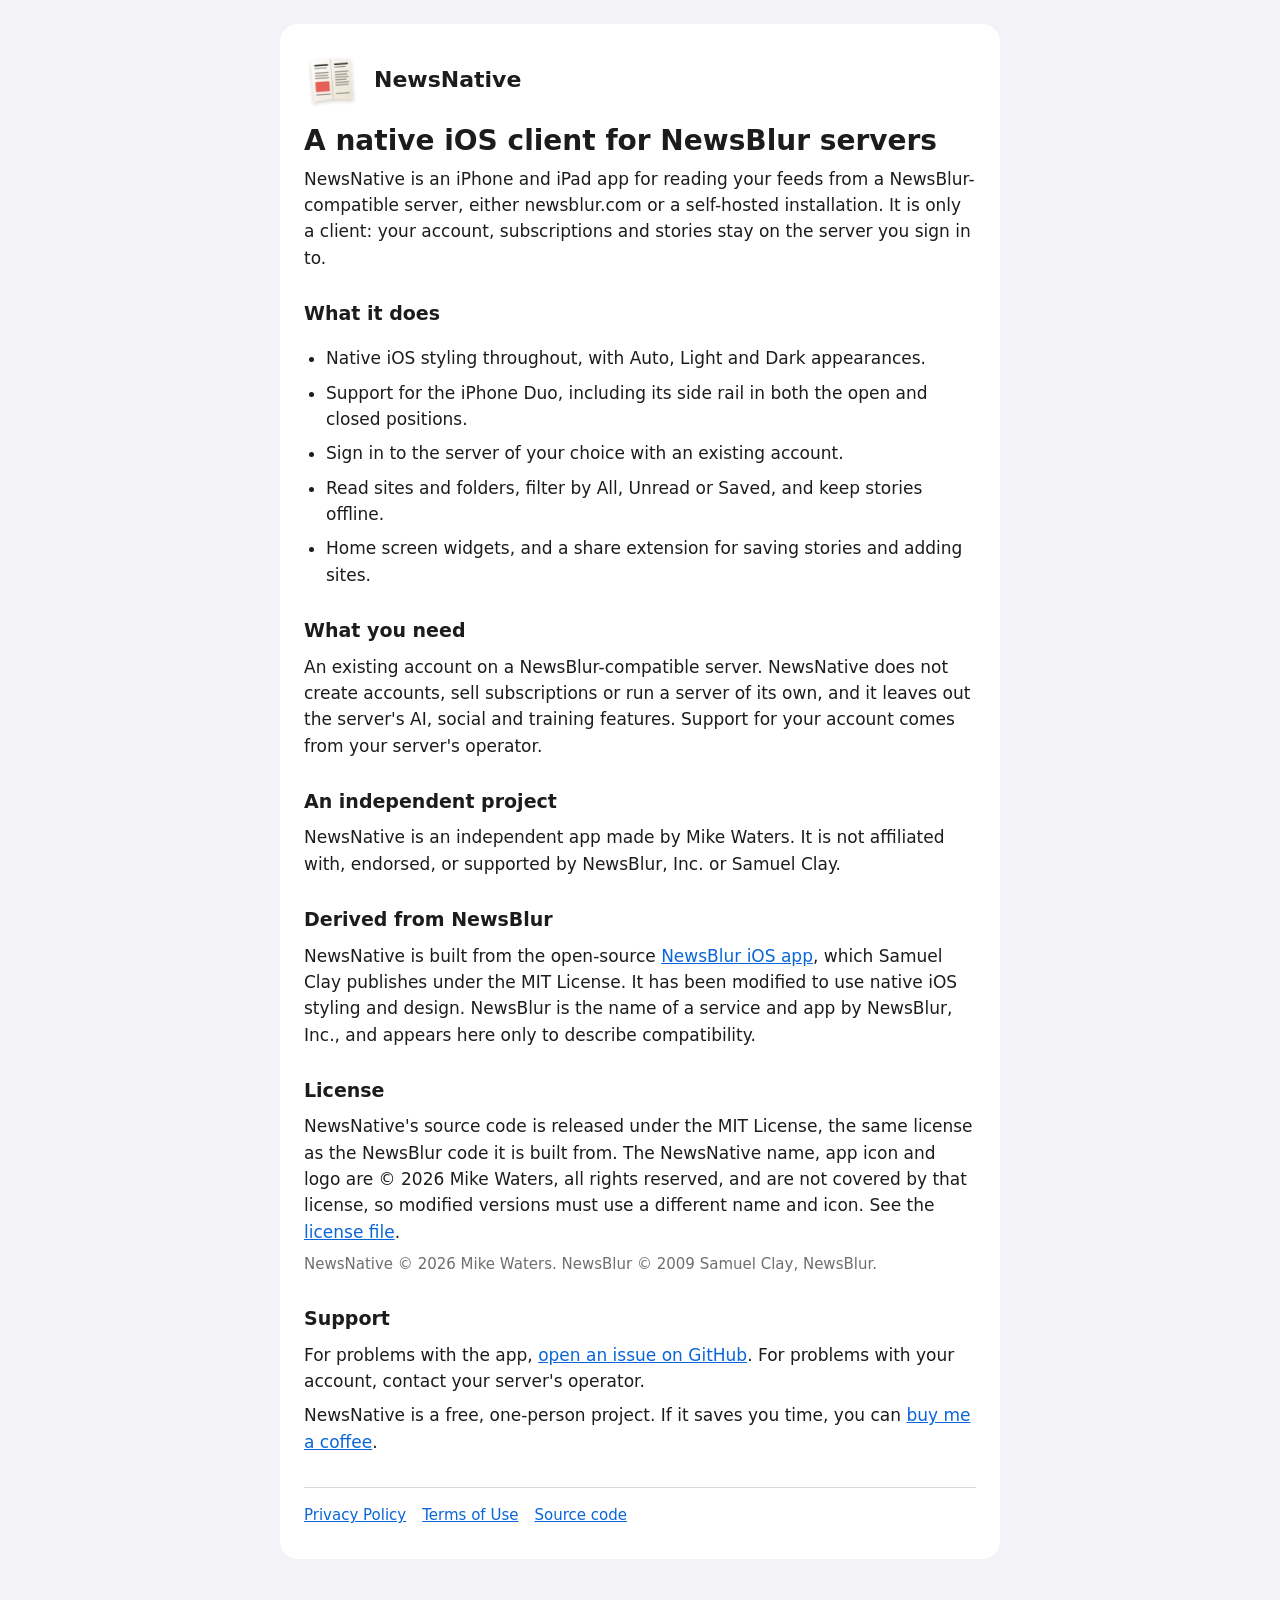
<file: index.html>
<!doctype html>
<html lang="en">
<head>
<meta charset="utf-8">
<meta name="viewport" content="width=device-width, initial-scale=1">
<title>NewsNative</title>
<meta name="description" content="NewsNative is an independent native iOS client for NewsBlur-compatible servers.">
<link rel="stylesheet" href="style.css">
</head>
<body>
<main>
<header class="brand"><img src="logo.png" alt=""><span>NewsNative</span></header>
<h1>A native iOS client for NewsBlur servers</h1>
<p>NewsNative is an iPhone and iPad app for reading your feeds from a NewsBlur-compatible server, either newsblur.com or a self-hosted installation. It is only a client: your account, subscriptions and stories stay on the server you sign in to.</p>

<h2>What it does</h2>
<ul>
<li>Native iOS styling throughout, with Auto, Light and Dark appearances.</li>
<li>Support for the iPhone Duo, including its side rail in both the open and closed positions.</li>
<li>Sign in to the server of your choice with an existing account.</li>
<li>Read sites and folders, filter by All, Unread or Saved, and keep stories offline.</li>
<li>Home screen widgets, and a share extension for saving stories and adding sites.</li>
</ul>

<h2>What you need</h2>
<p>An existing account on a NewsBlur-compatible server. NewsNative does not create accounts, sell subscriptions or run a server of its own, and it leaves out the server's AI, social and training features. Support for your account comes from your server's operator.</p>

<h2>An independent project</h2>
<p>NewsNative is an independent app made by Mike Waters. It is not affiliated with, endorsed, or supported by NewsBlur, Inc. or Samuel Clay.</p>

<h2>Derived from NewsBlur</h2>
<p>NewsNative is built from the open-source <a href="https://github.com/samuelclay/NewsBlur">NewsBlur iOS app</a>, which Samuel Clay publishes under the MIT License. It has been modified to use native iOS styling and design. NewsBlur is the name of a service and app by NewsBlur, Inc., and appears here only to describe compatibility.</p>

<h2>License</h2>
<p>NewsNative's source code is released under the MIT License, the same license as the NewsBlur code it is built from. The NewsNative name, app icon and logo are &copy; 2026 Mike Waters, all rights reserved, and are not covered by that license, so modified versions must use a different name and icon. See the <a href="https://github.com/MJWaters1985/NewsNative/blob/native-ios-styling/clients/ios/LICENSE.md">license file</a>.</p>
<p class="meta">NewsNative &copy; 2026 Mike Waters. NewsBlur &copy; 2009 Samuel Clay, NewsBlur.</p>

<h2>Support</h2>
<p>For problems with the app, <a href="https://github.com/MJWaters1985/NewsNative/issues">open an issue on GitHub</a>. For problems with your account, contact your server's operator.</p>
<p>NewsNative is a free, one-person project. If it saves you time, you can <a href="https://buymeacoffee.com/mjwaters1985">buy me a coffee</a>.</p>

<nav><a href="privacy.html">Privacy Policy</a><a href="terms.html">Terms of Use</a><a href="https://github.com/MJWaters1985/NewsNative/tree/native-ios-styling/clients/ios">Source code</a></nav>
</main>
</body>
</html>
</file>
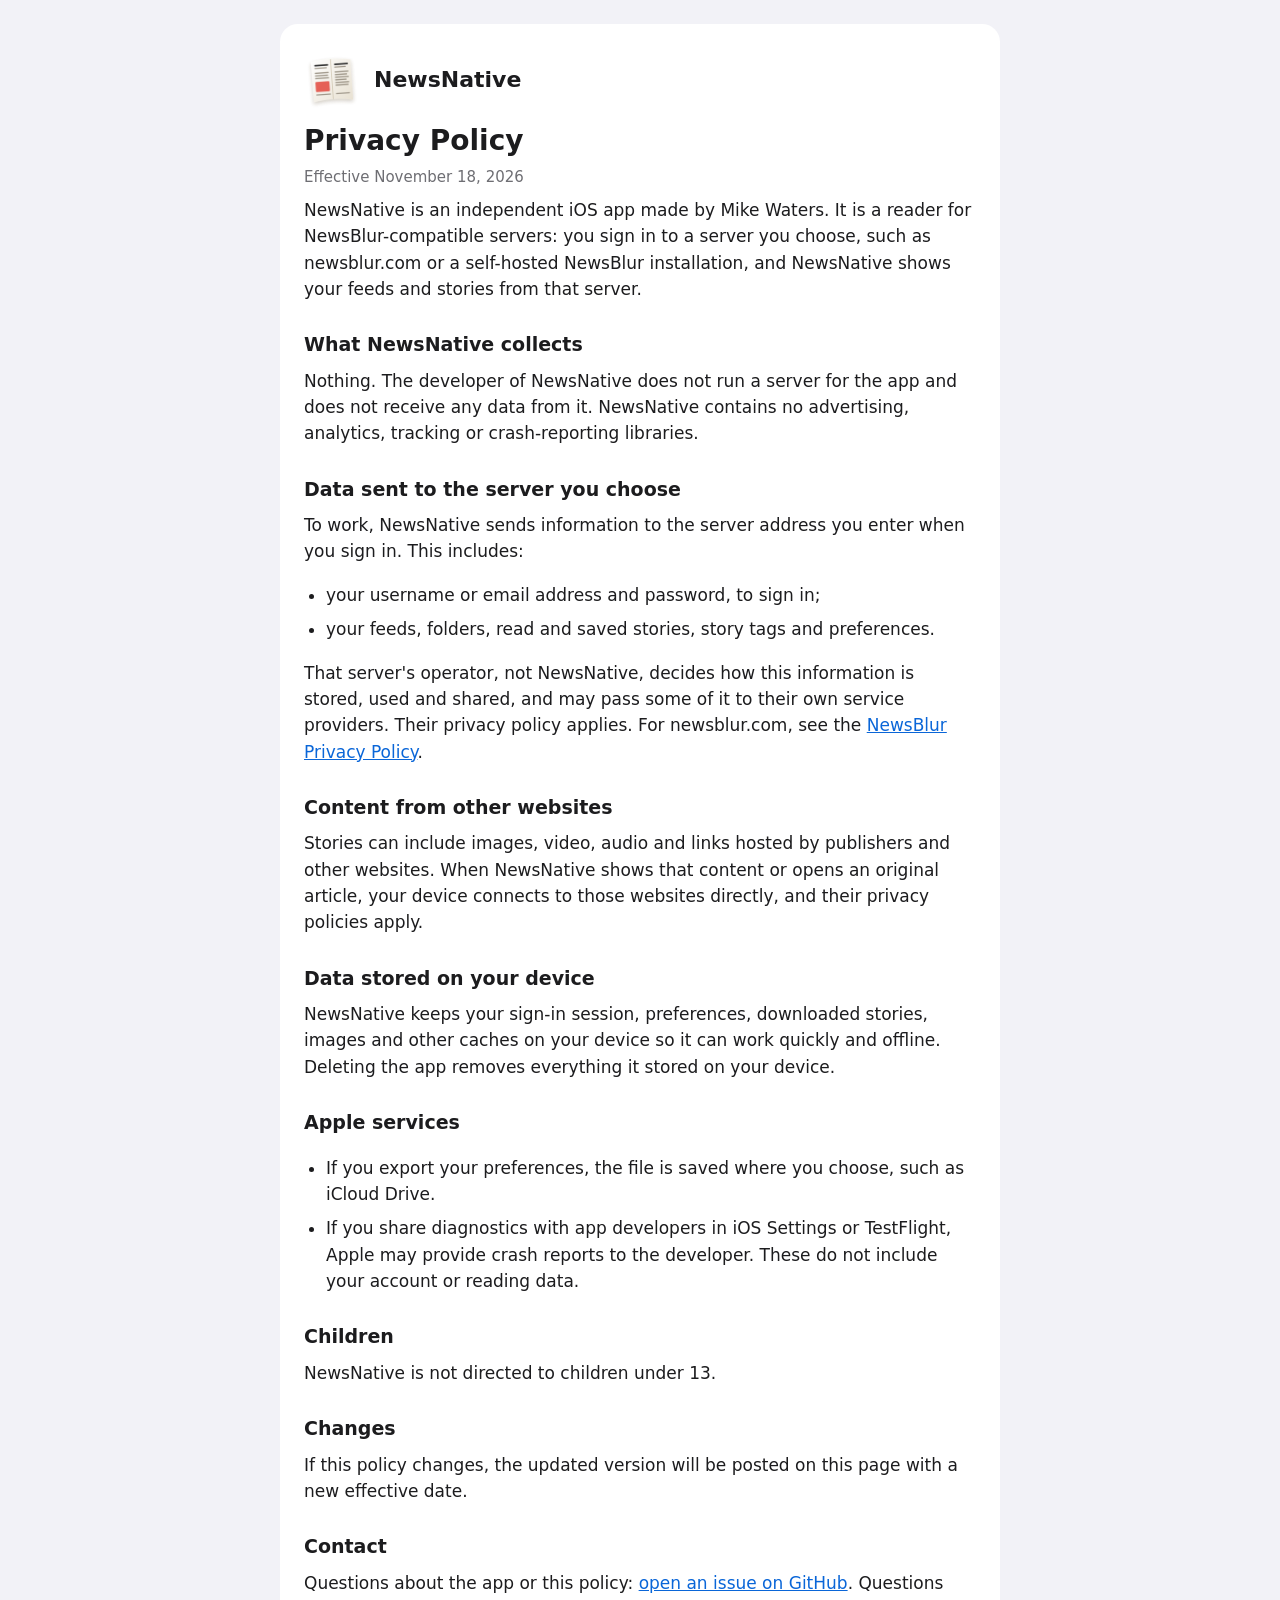
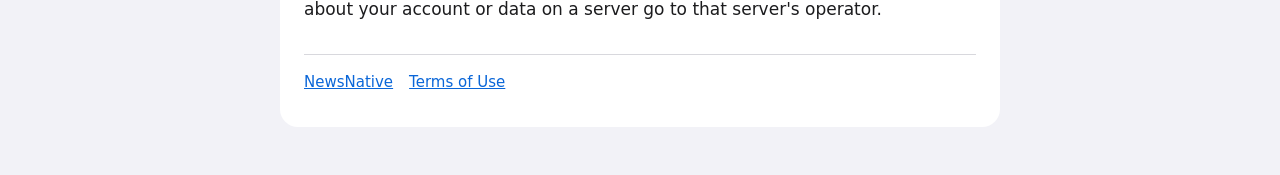
<file: privacy.html>
<!doctype html>
<html lang="en">
<head>
<meta charset="utf-8">
<meta name="viewport" content="width=device-width, initial-scale=1">
<title>NewsNative Privacy Policy</title>
<link rel="stylesheet" href="style.css">
</head>
<body>
<main>
<header class="brand"><img src="logo.png" alt=""><span>NewsNative</span></header>
<h1>Privacy Policy</h1>
<p class="meta">Effective November 18, 2026</p>

<p>NewsNative is an independent iOS app made by Mike Waters. It is a reader for NewsBlur-compatible servers: you sign in to a server you choose, such as newsblur.com or a self-hosted NewsBlur installation, and NewsNative shows your feeds and stories from that server.</p>

<h2>What NewsNative collects</h2>
<p>Nothing. The developer of NewsNative does not run a server for the app and does not receive any data from it. NewsNative contains no advertising, analytics, tracking or crash-reporting libraries.</p>

<h2>Data sent to the server you choose</h2>
<p>To work, NewsNative sends information to the server address you enter when you sign in. This includes:</p>
<ul>
<li>your username or email address and password, to sign in;</li>
<li>your feeds, folders, read and saved stories, story tags and preferences.</li>
</ul>
<p>That server's operator, not NewsNative, decides how this information is stored, used and shared, and may pass some of it to their own service providers. Their privacy policy applies. For newsblur.com, see the <a href="https://www.newsblur.com/privacy">NewsBlur Privacy Policy</a>.</p>

<h2>Content from other websites</h2>
<p>Stories can include images, video, audio and links hosted by publishers and other websites. When NewsNative shows that content or opens an original article, your device connects to those websites directly, and their privacy policies apply.</p>

<h2>Data stored on your device</h2>
<p>NewsNative keeps your sign-in session, preferences, downloaded stories, images and other caches on your device so it can work quickly and offline. Deleting the app removes everything it stored on your device.</p>

<h2>Apple services</h2>
<ul>
<li>If you export your preferences, the file is saved where you choose, such as iCloud Drive.</li>
<li>If you share diagnostics with app developers in iOS Settings or TestFlight, Apple may provide crash reports to the developer. These do not include your account or reading data.</li>
</ul>

<h2>Children</h2>
<p>NewsNative is not directed to children under 13.</p>

<h2>Changes</h2>
<p>If this policy changes, the updated version will be posted on this page with a new effective date.</p>

<h2>Contact</h2>
<p>Questions about the app or this policy: <a href="https://github.com/MJWaters1985/NewsNative/issues">open an issue on GitHub</a>. Questions about your account or data on a server go to that server's operator.</p>

<nav><a href="index.html">NewsNative</a><a href="terms.html">Terms of Use</a></nav>
</main>
</body>
</html>
</file>
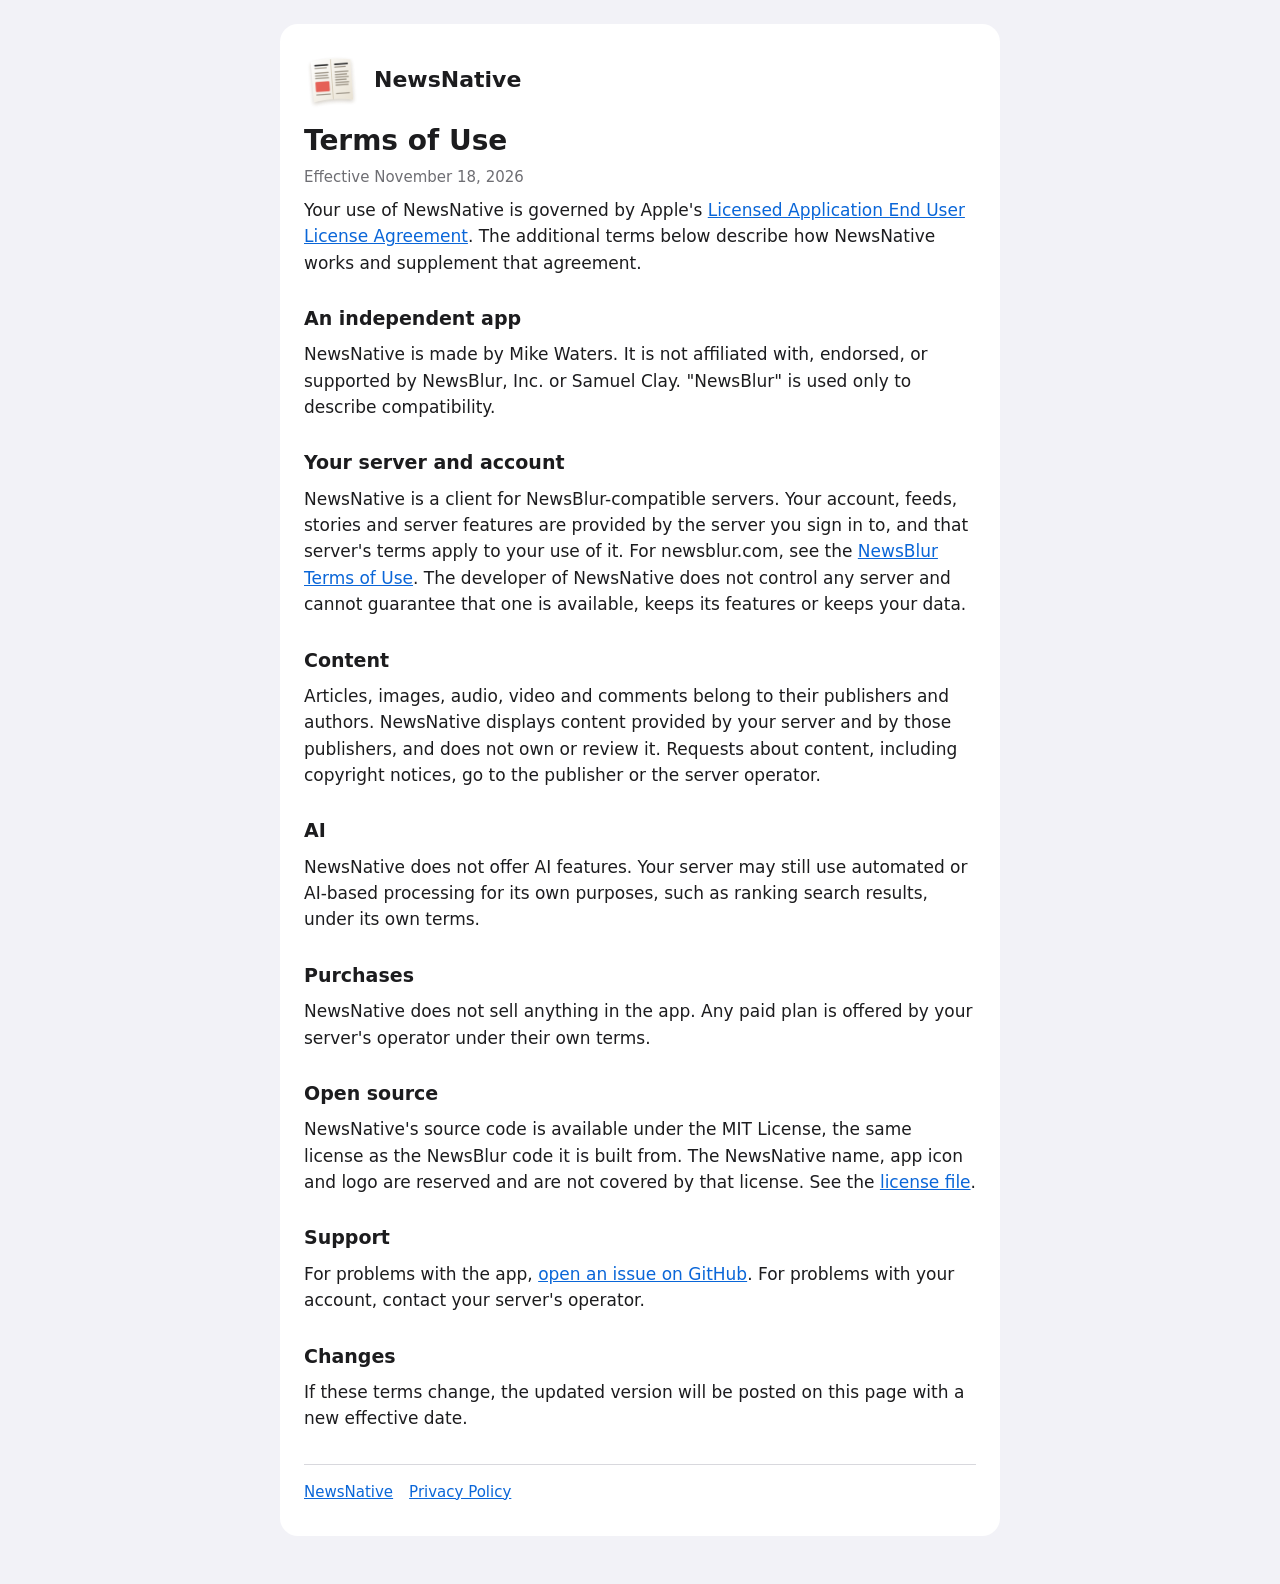
<file: terms.html>
<!doctype html>
<html lang="en">
<head>
<meta charset="utf-8">
<meta name="viewport" content="width=device-width, initial-scale=1">
<title>NewsNative Terms of Use</title>
<link rel="stylesheet" href="style.css">
</head>
<body>
<main>
<header class="brand"><img src="logo.png" alt=""><span>NewsNative</span></header>
<h1>Terms of Use</h1>
<p class="meta">Effective November 18, 2026</p>

<p>Your use of NewsNative is governed by Apple's <a href="https://www.apple.com/legal/internet-services/itunes/dev/stdeula/">Licensed Application End User License Agreement</a>. The additional terms below describe how NewsNative works and supplement that agreement.</p>

<h2>An independent app</h2>
<p>NewsNative is made by Mike Waters. It is not affiliated with, endorsed, or supported by NewsBlur, Inc. or Samuel Clay. "NewsBlur" is used only to describe compatibility.</p>

<h2>Your server and account</h2>
<p>NewsNative is a client for NewsBlur-compatible servers. Your account, feeds, stories and server features are provided by the server you sign in to, and that server's terms apply to your use of it. For newsblur.com, see the <a href="https://www.newsblur.com/tos">NewsBlur Terms of Use</a>. The developer of NewsNative does not control any server and cannot guarantee that one is available, keeps its features or keeps your data.</p>

<h2>Content</h2>
<p>Articles, images, audio, video and comments belong to their publishers and authors. NewsNative displays content provided by your server and by those publishers, and does not own or review it. Requests about content, including copyright notices, go to the publisher or the server operator.</p>

<h2>AI</h2>
<p>NewsNative does not offer AI features. Your server may still use automated or AI-based processing for its own purposes, such as ranking search results, under its own terms.</p>

<h2>Purchases</h2>
<p>NewsNative does not sell anything in the app. Any paid plan is offered by your server's operator under their own terms.</p>

<h2>Open source</h2>
<p>NewsNative's source code is available under the MIT License, the same license as the NewsBlur code it is built from. The NewsNative name, app icon and logo are reserved and are not covered by that license. See the <a href="https://github.com/MJWaters1985/NewsNative/blob/native-ios-styling/clients/ios/LICENSE.md">license file</a>.</p>

<h2>Support</h2>
<p>For problems with the app, <a href="https://github.com/MJWaters1985/NewsNative/issues">open an issue on GitHub</a>. For problems with your account, contact your server's operator.</p>

<h2>Changes</h2>
<p>If these terms change, the updated version will be posted on this page with a new effective date.</p>

<nav><a href="index.html">NewsNative</a><a href="privacy.html">Privacy Policy</a></nav>
</main>
</body>
</html>
</file>
<file: style.css>
:root {
  color-scheme: light dark;
  --bg: #f2f2f7;
  --card: #ffffff;
  --text: #1c1c1e;
  --muted: #6e6e73;
  --link: #0a66d8;
  --rule: #d8d8dd;
}

@media (prefers-color-scheme: dark) {
  :root {
    --bg: #000000;
    --card: #1c1c1e;
    --text: #f2f2f7;
    --muted: #a1a1a6;
    --link: #4aa3ff;
    --rule: #38383a;
  }
}

* { box-sizing: border-box; }

body {
  margin: 0;
  padding: 24px 16px 48px;
  background: var(--bg);
  color: var(--text);
  font: 17px/1.55 -apple-system, BlinkMacSystemFont, "SF Pro Text", system-ui, sans-serif;
}

main {
  max-width: 720px;
  margin: 0 auto;
  background: var(--card);
  border-radius: 18px;
  padding: 28px 24px 32px;
}

header.brand {
  display: flex;
  align-items: center;
  gap: 14px;
  margin-bottom: 8px;
}

header.brand img { width: 56px; height: 56px; }
header.brand span { font-weight: 700; font-size: 22px; }

h1 { font-size: 28px; line-height: 1.2; margin: 16px 0 4px; }
h2 { font-size: 19px; margin: 28px 0 6px; }
p, li { margin: 8px 0; }
ul { padding-left: 22px; }
a { color: var(--link); }
.meta { color: var(--muted); font-size: 15px; }
nav { margin-top: 32px; padding-top: 16px; border-top: 1px solid var(--rule); font-size: 15px; }
nav a { margin-right: 16px; }
</file>
